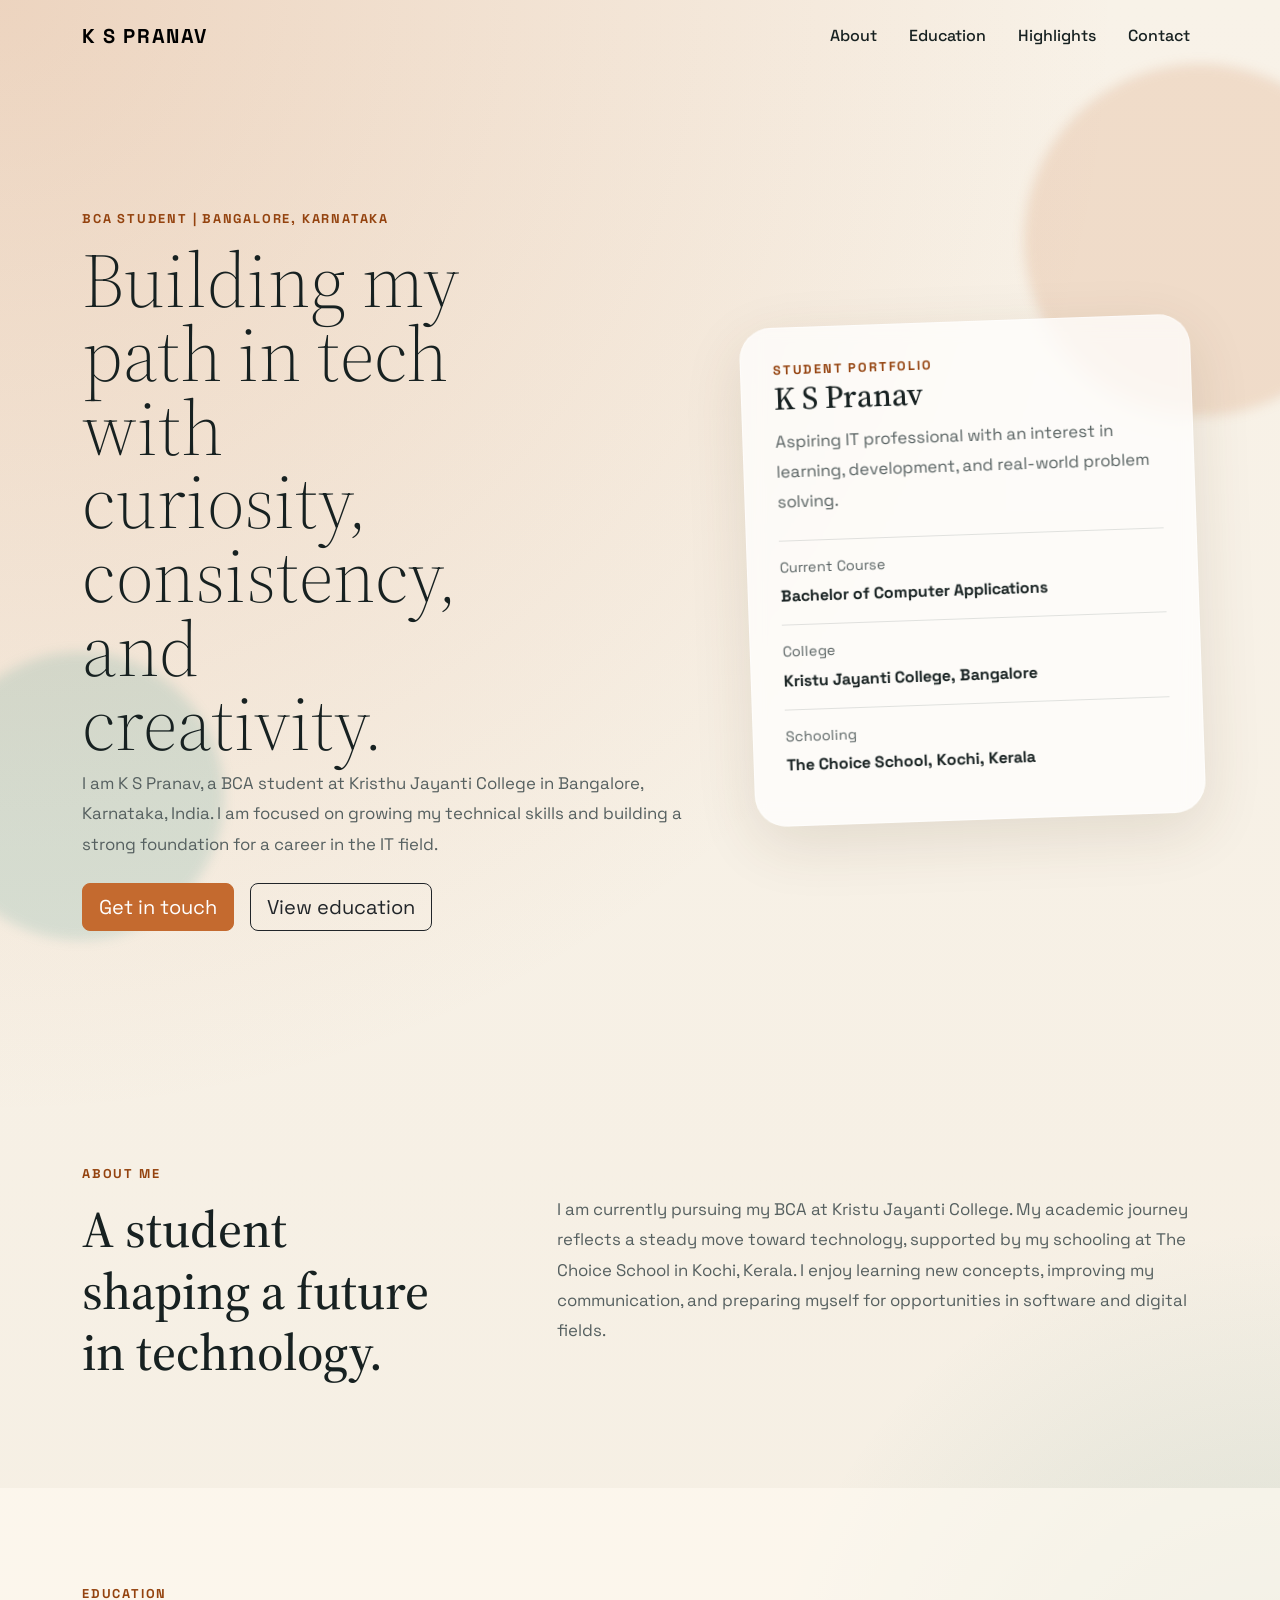
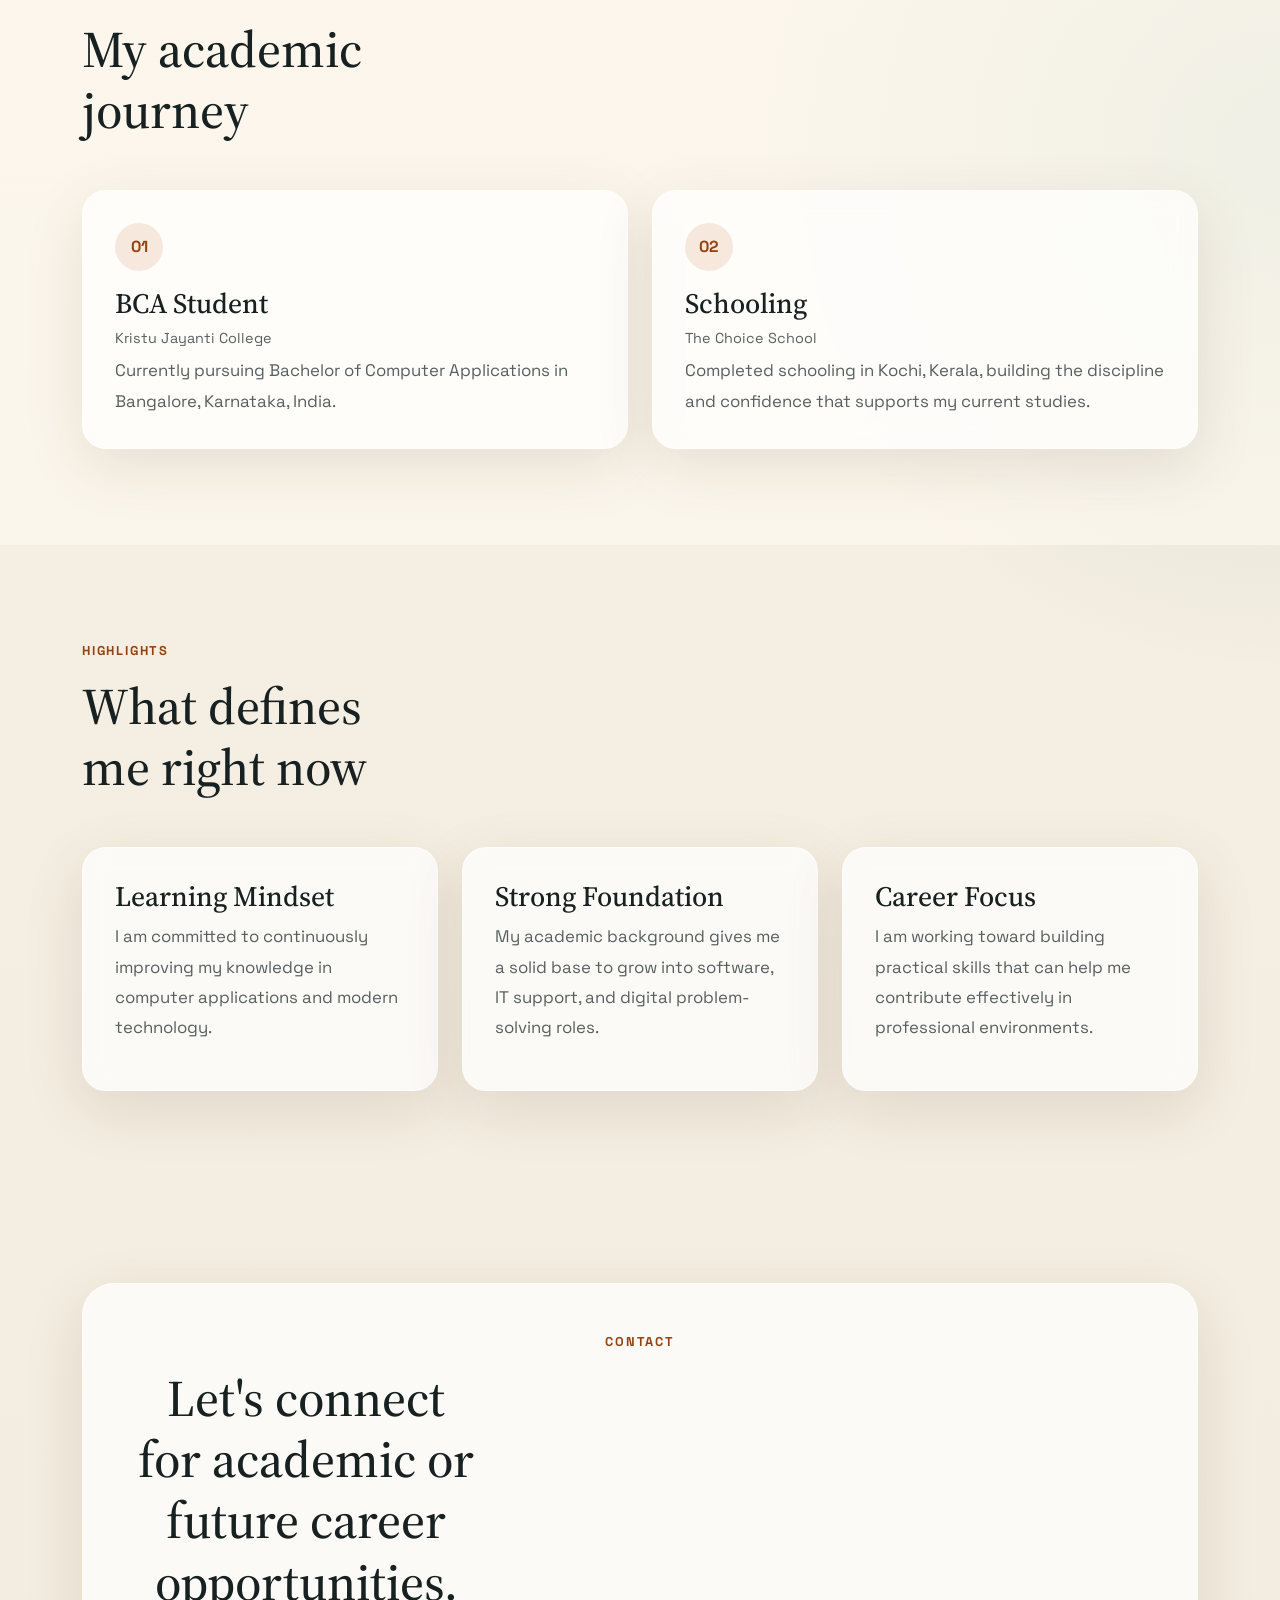
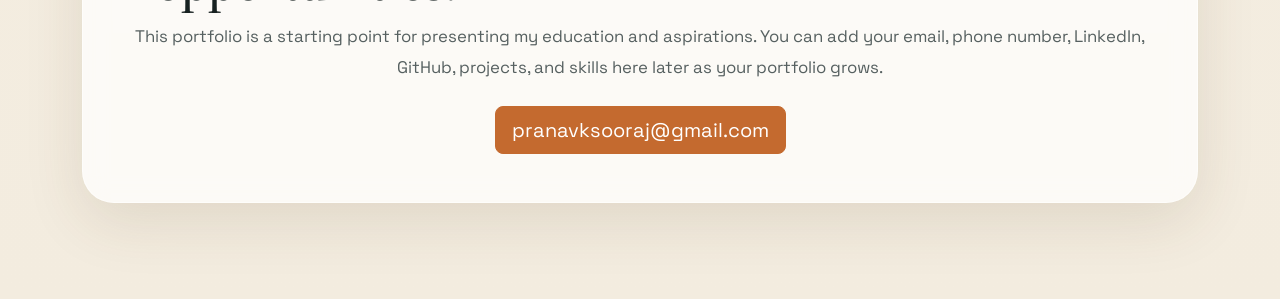
<file: index.html>
<!DOCTYPE html>
<html lang="en">

<head>
  <meta charset="UTF-8">
  <meta name="viewport" content="width=device-width, initial-scale=1.0">
  <title>K S Pranav | Portfolio</title>
  <link rel="preconnect" href="https://fonts.googleapis.com">
  <link rel="preconnect" href="https://fonts.gstatic.com" crossorigin>
  <link
    href="https://fonts.googleapis.com/css2?family=Space+Grotesk:wght@400;500;700&family=Source+Serif+4:wght@400;600&display=swap"
    rel="stylesheet">
  <link href="https://cdn.jsdelivr.net/npm/bootstrap@5.3.3/dist/css/bootstrap.min.css" rel="stylesheet"
    integrity="sha384-QWTKZyjpPEjISv5WaRU9OFeRpok6YctnYmDr5pNlyT2bRjXh0JMhjY6hW+ALEwIH" crossorigin="anonymous">
  <link rel="stylesheet" href="style.css">
</head>

<body>
  <header class="hero-section">
    <nav class="navbar navbar-expand-lg py-3">
      <div class="container">
        <a class="navbar-brand brand-mark" href="#home">K S Pranav</a>
        <button class="navbar-toggler border-0 shadow-none" type="button" data-bs-toggle="collapse"
          data-bs-target="#mainNav" aria-controls="mainNav" aria-expanded="false" aria-label="Toggle navigation">
          <span class="navbar-toggler-icon"></span>
        </button>
        <div class="collapse navbar-collapse justify-content-end" id="mainNav">
          <ul class="navbar-nav gap-lg-3">
            <li class="nav-item"><a class="nav-link" href="#about">About</a></li>
            <li class="nav-item"><a class="nav-link" href="#education">Education</a></li>
            <li class="nav-item"><a class="nav-link" href="#highlights">Highlights</a></li>
            <li class="nav-item"><a class="nav-link" href="contact.html">Contact</a></li>
          </ul>
        </div>
      </div>
    </nav>

    <section class="container py-5" id="home">
      <div class="row align-items-center min-vh-100 hero-grid">
        <div class="col-lg-7">
          <p class="eyebrow">BCA Student | Bangalore, Karnataka</p>
          <h1 class="display-2 hero-title">Building my path in tech with curiosity, consistency, and creativity.</h1>
          <p class="hero-copy">
            I am K S Pranav, a BCA student at Kristhu Jayanti College in Bangalore, Karnataka, India.
            I am focused on growing my technical skills and building a strong foundation for a career in the IT field.
          </p>
          <div class="d-flex flex-wrap gap-3 mt-4">
            <a class="btn btn-accent btn-lg" href="contact.html">Get in touch</a>
            <a class="btn btn-outline-dark btn-lg" href="#education">View education</a>
          </div>
        </div>
        <div class="col-lg-5">
          <div class="profile-card">
            <div class="profile-badge">Student Portfolio</div>
            <h2>K S Pranav</h2>
            <p class="mb-4">Aspiring IT professional with an interest in learning, development, and real-world problem
              solving.</p>
            <div class="stat-block">
              <span>Current Course</span>
              <strong>Bachelor of Computer Applications</strong>
            </div>
            <div class="stat-block">
              <span>College</span>
              <strong>Kristu Jayanti College, Bangalore</strong>
            </div>
            <div class="stat-block">
              <span>Schooling</span>
              <strong> The Choice School, Kochi, Kerala</strong>
            </div>
          </div>
        </div>
      </div>
    </section>
  </header>

  <main>
    <section class="section-space" id="about">
      <div class="container">
        <div class="row g-4 align-items-center">
          <div class="col-lg-5">
            <p class="section-tag">About Me</p>
            <h2 class="section-title">A student shaping a future in technology.</h2>
          </div>
          <div class="col-lg-7">
            <p class="section-copy">
              I am currently pursuing my BCA at Kristu Jayanti College. My academic journey reflects a steady move
              toward technology,
              supported by my schooling at The Choice School in Kochi, Kerala. I enjoy learning new concepts, improving
              my
              communication,
              and preparing myself for opportunities in software and digital fields.
            </p>
          </div>
        </div>
      </div>
    </section>

    <section class="section-space muted-section" id="education">
      <div class="container">
        <p class="section-tag">Education</p>
        <h2 class="section-title mb-5">My academic journey</h2>
        <div class="row g-4">
          <div class="col-md-6">
            <article class="info-card h-100">
              <span class="card-index">01</span>
              <h3>BCA Student</h3>
              <p class="card-place">Kristu Jayanti College</p>
              <p class="card-text">Currently pursuing Bachelor of Computer Applications in Bangalore, Karnataka, India.
              </p>
            </article>
          </div>
          <div class="col-md-6">
            <article class="info-card h-100">
              <span class="card-index">02</span>
              <h3>Schooling</h3>
              <p class="card-place">The Choice School</p>
              <p class="card-text">Completed schooling in Kochi, Kerala, building the discipline and confidence that
                supports my current studies.</p>
            </article>
          </div>
        </div>
      </div>
    </section>

    <section class="section-space" id="highlights">
      <div class="container">
        <p class="section-tag">Highlights</p>
        <h2 class="section-title mb-5">What defines me right now</h2>
        <div class="row g-4">
          <div class="col-md-4">
            <div class="highlight-card">
              <h3>Learning Mindset</h3>
              <p>I am committed to continuously improving my knowledge in computer applications and modern technology.
              </p>
            </div>
          </div>
          <div class="col-md-4">
            <div class="highlight-card">
              <h3>Strong Foundation</h3>
              <p>My academic background gives me a solid base to grow into software, IT support, and digital
                problem-solving roles.</p>
            </div>
          </div>
          <div class="col-md-4">
            <div class="highlight-card">
              <h3>Career Focus</h3>
              <p>I am working toward building practical skills that can help me contribute effectively in professional
                environments.</p>
            </div>
          </div>
        </div>
      </div>
    </section>

    <section class="section-space contact-section" id="contact">
      <div class="container">
        <div class="contact-panel">
          <p class="section-tag">Contact</p>
          <h2 class="section-title">Let's connect for academic or future career opportunities.</h2>
          <p class="section-copy mb-4">
            This portfolio is a starting point for presenting my education and aspirations. You can add your email,
            phone number, LinkedIn,
            GitHub, projects, and skills here later as your portfolio grows.
          </p>
          <a class="btn btn-accent btn-lg" href="mailto:pranavksooraj@gmail.com">pranavksooraj@gmail.com</a>
        </div>
      </div>
    </section>
  </main>

  <script src="https://cdn.jsdelivr.net/npm/bootstrap@5.3.3/dist/js/bootstrap.bundle.min.js"
    integrity="sha384-YvpcrYf0tY3lHB60NNkmXc5s9fDVZLESaAA55NDzOxhy9GkcIdslK1eN7N6jIeHz"
    crossorigin="anonymous"></script>
</body>

</html>
</file>
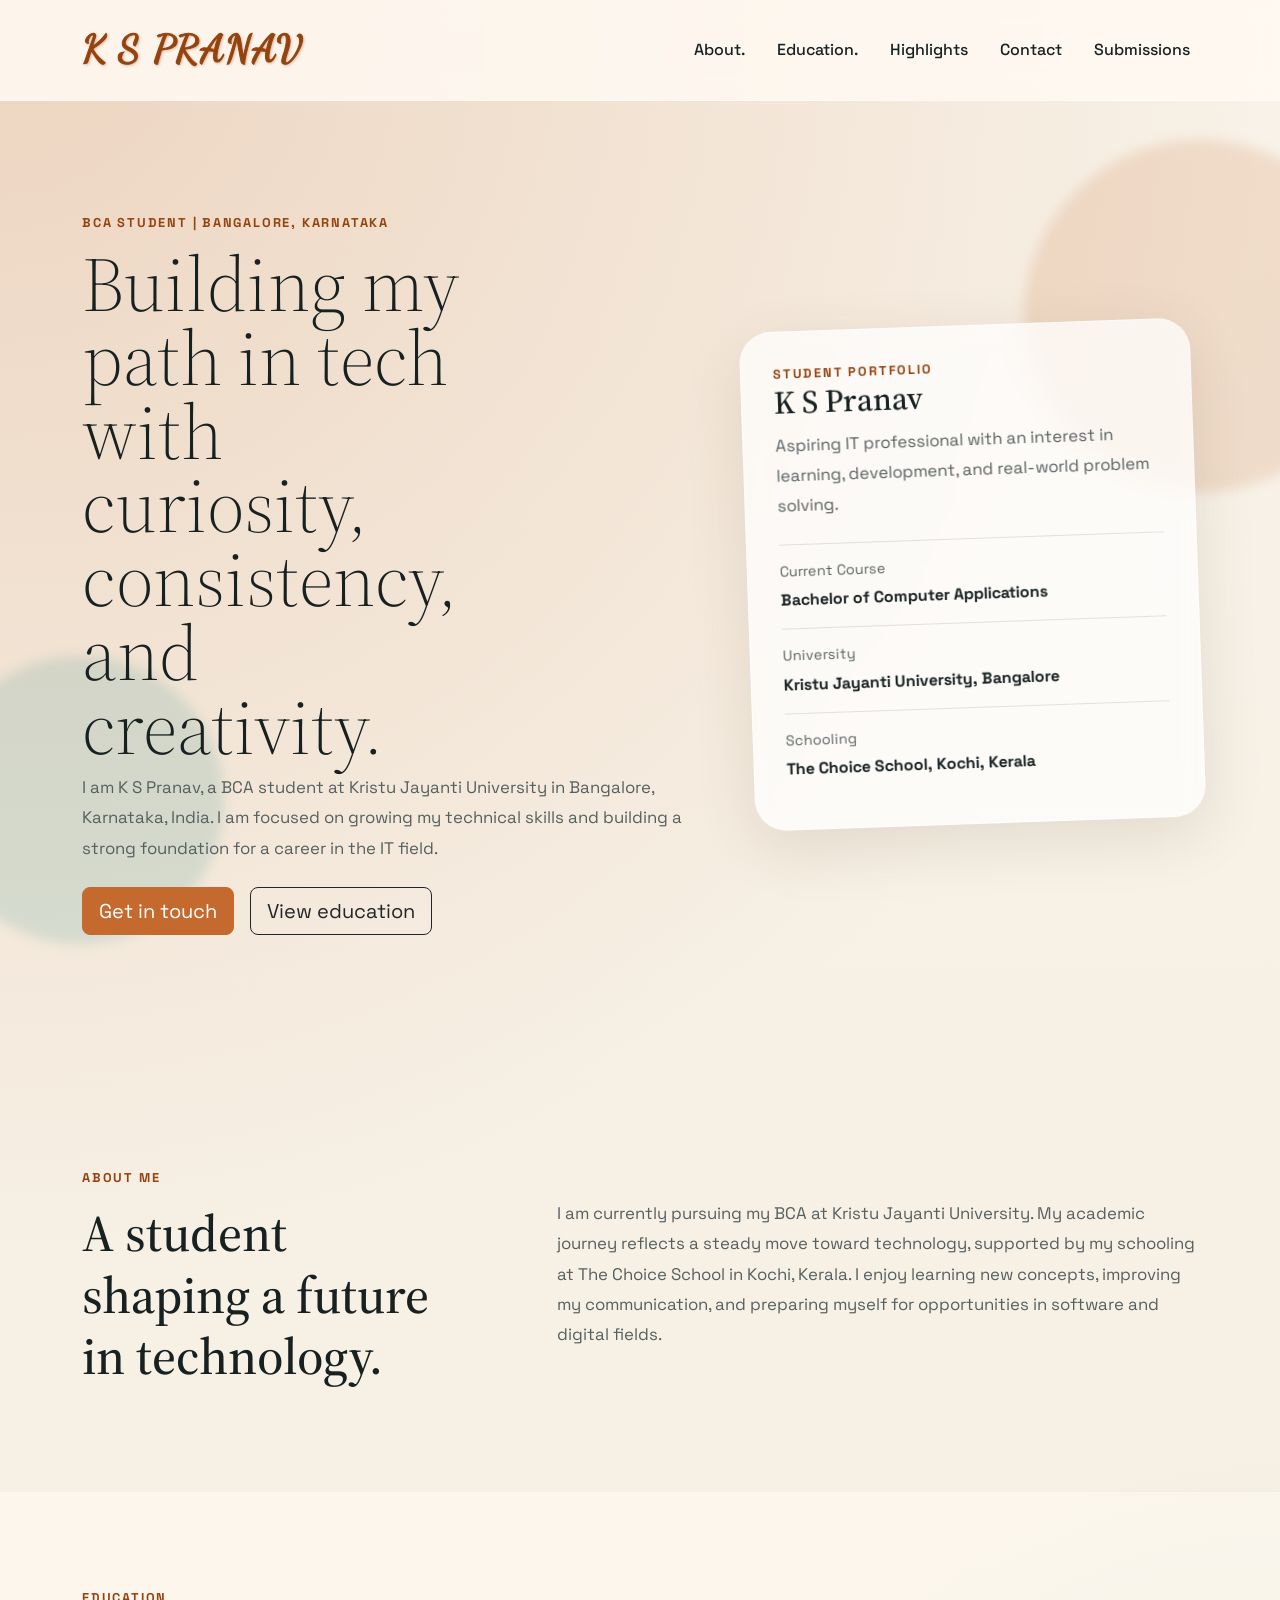
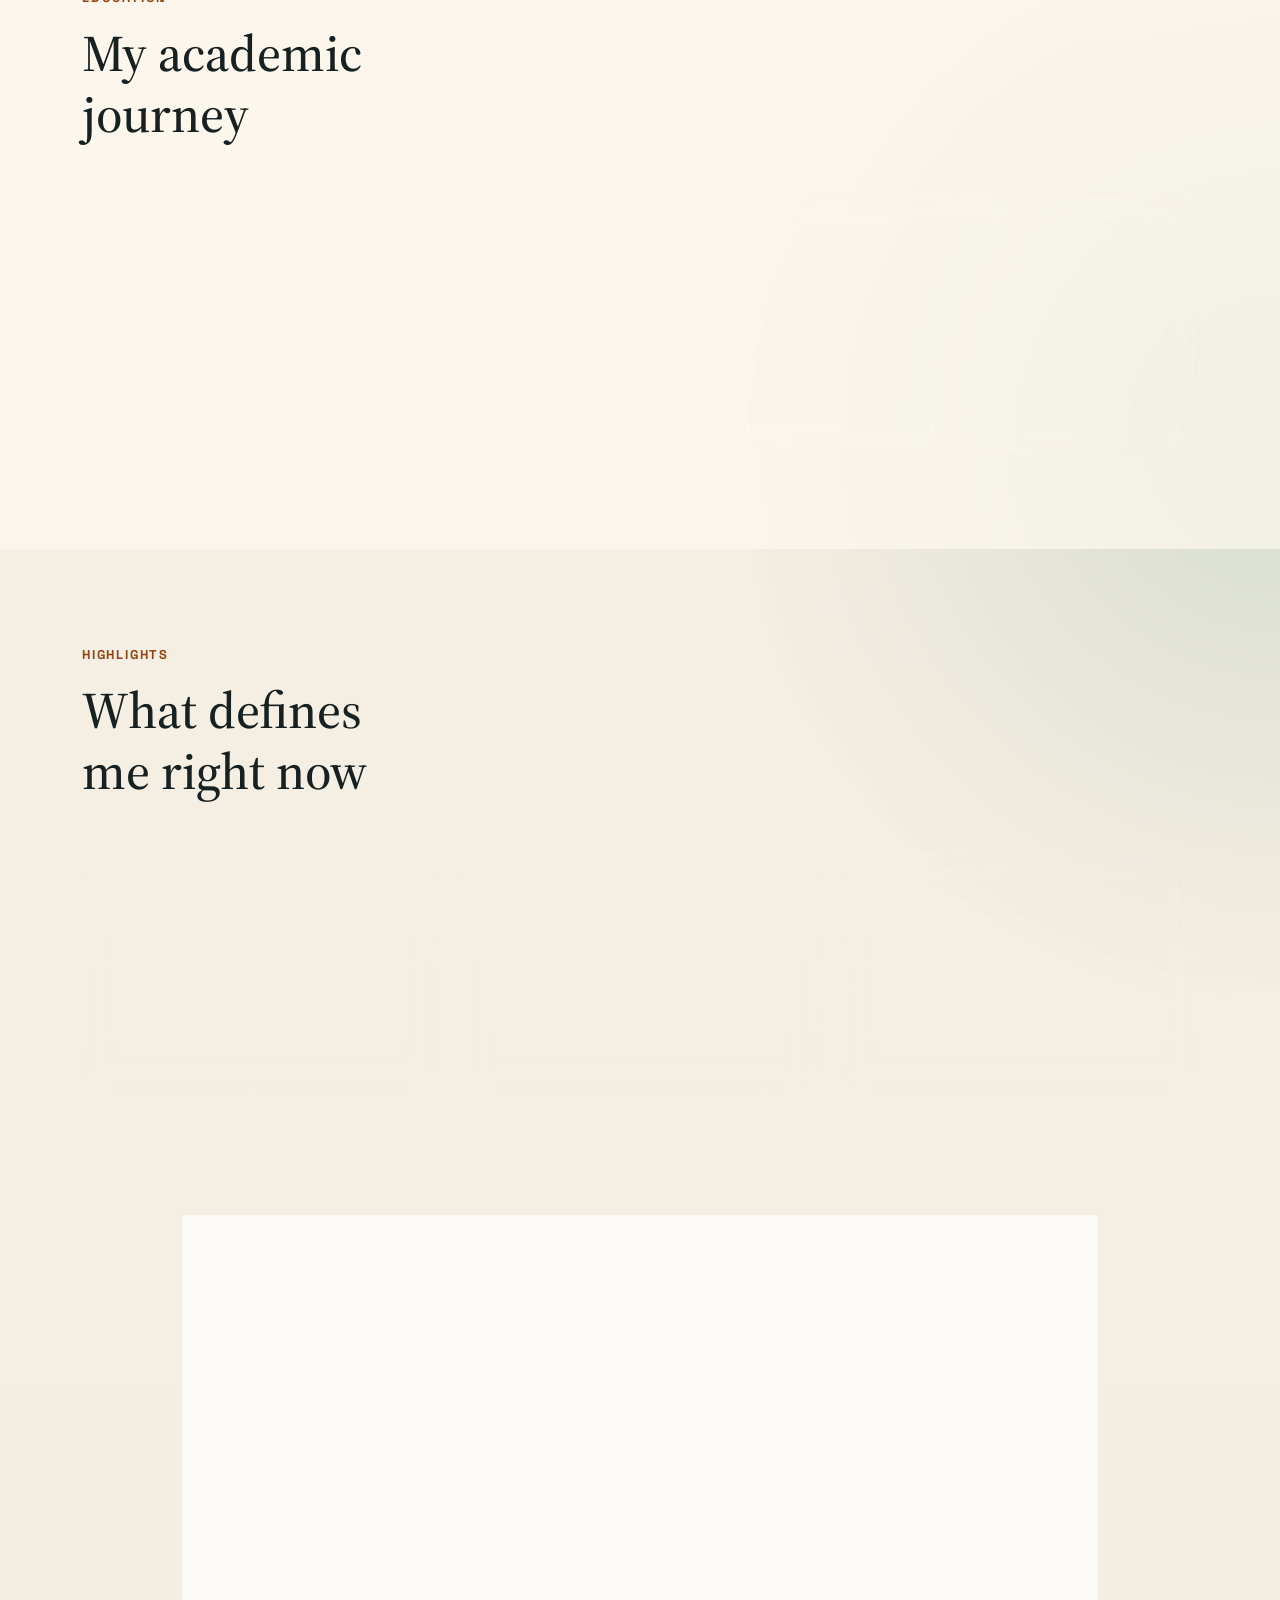
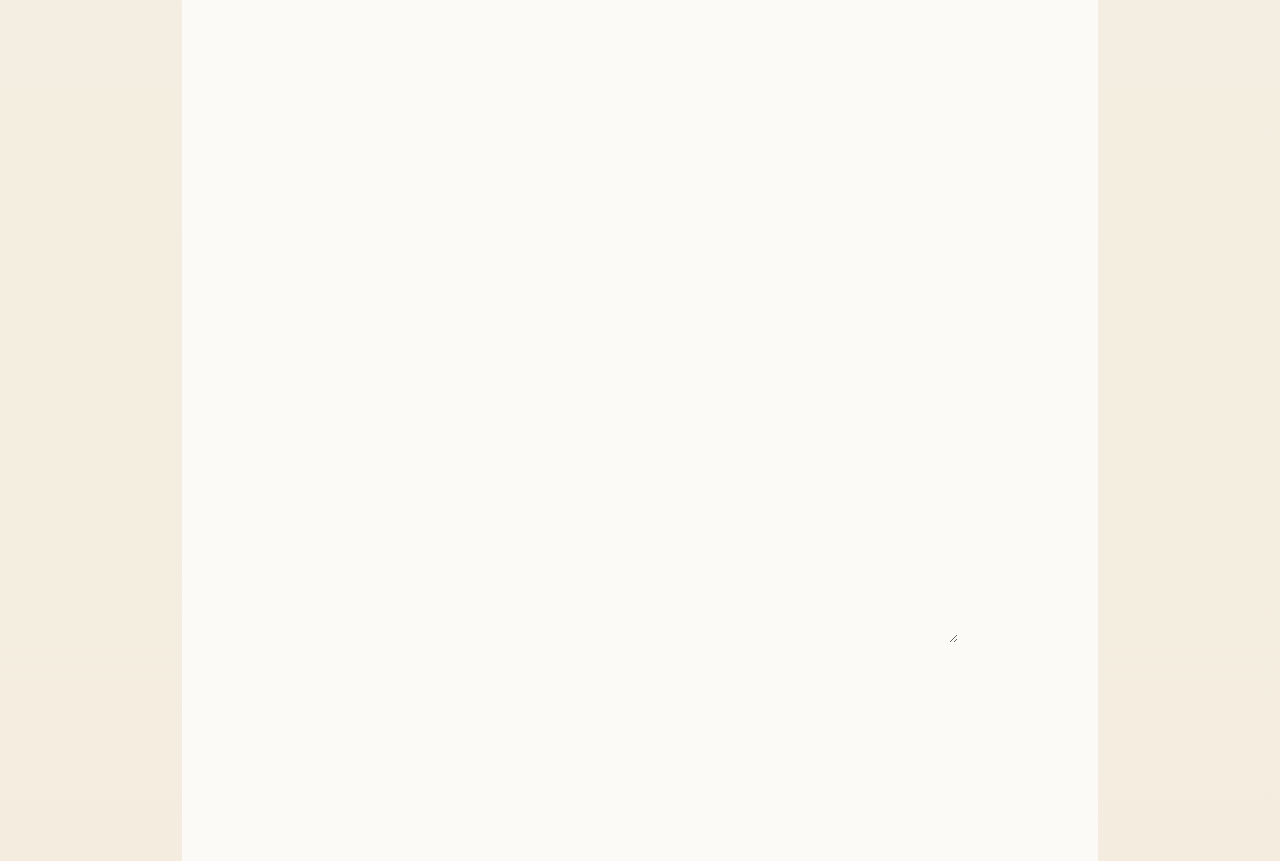
<file: frontend/index.html>
<!DOCTYPE html>
<html lang="en">

<head>
  <meta charset="UTF-8">
  <meta name="viewport" content="width=device-width, initial-scale=1.0">
  <title>K S Pranav | Portfolio</title>
  <link rel="preconnect" href="https://fonts.googleapis.com">
  <link rel="preconnect" href="https://fonts.gstatic.com" crossorigin>
  <link
    href="https://fonts.googleapis.com/css2?family=Space+Grotesk:wght@400;500;700&family=Source+Serif+4:wght@400;600&family=Dancing+Script:wght@600;700&display=swap"
    rel="stylesheet">
  <link href="https://cdn.jsdelivr.net/npm/bootstrap@5.3.3/dist/css/bootstrap.min.css" rel="stylesheet"
    integrity="sha384-QWTKZyjpPEjISv5WaRU9OFeRpok6YctnYmDr5pNlyT2bRjXh0JMhjY6hW+ALEwIH" crossorigin="anonymous">
  <link rel="stylesheet" href="style.css">
  <style>
    .form-control {
      background-color: var(--surface-strong);
      border: 1px solid var(--line);
      padding: 0.75rem 1rem;
      color: var(--text);
    }
    .form-control:focus {
      border-color: var(--accent);
      box-shadow: 0 0 0 0.25rem rgba(196, 106, 47, 0.25);
    }
    .form-label {
      color: var(--muted);
      font-size: 0.9rem;
    }
  </style>
</head>

<body>
  <nav class="navbar navbar-expand-lg py-3 fixed-top nav-glass">
    <div class="container">
        <a class="navbar-brand brand-mark" href="#home">K S Pranav</a>
        <button class="navbar-toggler border-0 shadow-none" type="button" data-bs-toggle="collapse"
          data-bs-target="#mainNav" aria-controls="mainNav" aria-expanded="false" aria-label="Toggle navigation">
          <span class="navbar-toggler-icon"></span>
        </button>
        <div class="collapse navbar-collapse justify-content-end" id="mainNav">
          <ul class="navbar-nav gap-lg-3">
            <li class="nav-item"><a class="nav-link" href="#about">About.</a></li>
            <li class="nav-item"><a class="nav-link" href="#education">Education.</a></li>
            <li class="nav-item"><a class="nav-link" href="#highlights">Highlights</a></li>
            <li class="nav-item"><a class="nav-link" href="#contact">Contact</a></li>
            <li class="nav-item"><a class="nav-link" href="list_contacts.html">Submissions</a></li>
          </ul>
        </div>
    </div>
  </nav>

  <header class="hero-section">
    <section class="container py-5" id="home">
      <div class="row align-items-center min-vh-100 hero-grid">
        <div class="col-lg-7">
          <p class="eyebrow">BCA Student | Bangalore, Karnataka</p>
          <h1 class="display-2 hero-title">Building my path in tech with curiosity, consistency, and creativity.</h1>
          <p class="hero-copy">
            I am K S Pranav, a BCA student at Kristu Jayanti University in Bangalore, Karnataka, India.
            I am focused on growing my technical skills and building a strong foundation for a career in the IT field.
          </p>
          <div class="d-flex flex-wrap gap-3 mt-4">
            <a class="btn btn-accent btn-lg" href="#contact">Get in touch</a>
            <a class="btn btn-outline-dark btn-lg" href="#education">View education</a>
          </div>
        </div>
        <div class="col-lg-5">
          <div class="profile-card">
            <div class="profile-badge">Student Portfolio</div>
            <h2>K S Pranav</h2>
            <p class="mb-4">Aspiring IT professional with an interest in learning, development, and real-world problem
              solving.</p>
            <div class="stat-block">
              <span>Current Course</span>
              <strong>Bachelor of Computer Applications</strong>
            </div>
            <div class="stat-block">
              <span>University</span>
              <strong>Kristu Jayanti University, Bangalore</strong>
            </div>
            <div class="stat-block">
              <span>Schooling</span>
              <strong> The Choice School, Kochi, Kerala</strong>
            </div>
          </div>
        </div>
      </div>
    </section>
  </header>

  <main>
    <section class="section-space" id="about">
      <div class="container">
        <div class="row g-4 align-items-center">
          <div class="col-lg-5">
            <p class="section-tag">About Me</p>
            <h2 class="section-title">A student shaping a future in technology.</h2>
          </div>
          <div class="col-lg-7">
            <p class="section-copy">
              I am currently pursuing my BCA at Kristu Jayanti University. My academic journey reflects a steady move
              toward technology,
              supported by my schooling at The Choice School in Kochi, Kerala. I enjoy learning new concepts, improving
              my
              communication,
              and preparing myself for opportunities in software and digital fields.
            </p>
          </div>
        </div>
      </div>
    </section>

    <section class="section-space muted-section" id="education">
      <div class="container">
        <p class="section-tag">Education</p>
        <h2 class="section-title mb-5">My academic journey</h2>
        <div class="row g-4">
          <div class="col-md-6">
            <article class="info-card h-100">
              <span class="card-index">01</span>
              <h3>BCA Student</h3>
              <p class="card-place">Kristu Jayanti University</p>
              <p class="card-text">Currently pursuing Bachelor of Computer Applications in Bangalore, Karnataka, India.
              </p>
            </article>
          </div>
          <div class="col-md-6">
            <article class="info-card h-100">
              <span class="card-index">02</span>
              <h3>Schooling</h3>
              <p class="card-place">The Choice School</p>
              <p class="card-text">Completed schooling in Kochi, Kerala, building the discipline and confidence that
                supports my current studies.</p>
            </article>
          </div>
        </div>
      </div>
    </section>

    <section class="section-space" id="highlights">
      <div class="container">
        <p class="section-tag">Highlights</p>
        <h2 class="section-title mb-5">What defines me right now</h2>
        <div class="row g-4">
          <div class="col-md-4">
            <div class="highlight-card">
              <h3>Learning Mindset</h3>
              <p>I am committed to continuously improving my knowledge in computer applications and modern technology.
              </p>
            </div>
          </div>
          <div class="col-md-4">
            <div class="highlight-card">
              <h3>Strong Foundation</h3>
              <p>My academic background gives me a solid base to grow into software, IT support, and digital
                problem-solving roles.</p>
            </div>
          </div>
          <div class="col-md-4">
            <div class="highlight-card">
              <h3>Career Focus</h3>
              <p>I am working toward building practical skills that can help me contribute effectively in professional
                environments.</p>
            </div>
          </div>
        </div>
      </div>
    </section>

    <section class="section-space contact-section" id="contact">
      <div class="container">
        <div class="row justify-content-center">
          <div class="col-lg-8">
            <div class="contact-panel text-start">
              <p class="section-tag">Contact</p>
              <h2 class="section-title mb-4">Let's connect for academic or future career opportunities.</h2>
              <p class="section-copy mb-5">
                This portfolio is a starting point for presenting my education and aspirations. Feel free to drop a message using the form below!
              </p>
              
              <form id="contactForm">
                <div class="row g-4">
                  <div class="col-md-6">
                    <label for="firstName" class="form-label fw-bold">First Name</label>
                    <input type="text" class="form-control rounded-3" id="firstName" placeholder="John" required>
                  </div>
                  <div class="col-md-6">
                    <label for="lastName" class="form-label fw-bold">Last Name</label>
                    <input type="text" class="form-control rounded-3" id="lastName" placeholder="Doe" required>
                  </div>
                  <div class="col-md-12">
                    <label for="email" class="form-label fw-bold">Email Address</label>
                    <input type="email" class="form-control rounded-3" id="email" placeholder="name@example.com" required>
                  </div>
                  <div class="col-md-12">
                    <label for="subject" class="form-label fw-bold">Subject</label>
                    <input type="text" class="form-control rounded-3" id="subject" placeholder="How can I help you?" required>
                  </div>
                  <div class="col-md-12">
                    <label for="message" class="form-label fw-bold">Message</label>
                    <textarea class="form-control rounded-3" id="message" rows="5" placeholder="Your message here..." required></textarea>
                  </div>
                  <div class="col-12 mt-4 text-center">
                    <button type="submit" class="btn btn-accent btn-lg px-5">Send Message</button>
                    <p id="formStatus" class="mt-3 text-success d-none">Message sent successfully!</p>
                  </div>
                </div>
              </form>
            </div>
          </div>
        </div>
      </div>
    </section>
  </main>

  <script src="https://cdn.jsdelivr.net/npm/bootstrap@5.3.3/dist/js/bootstrap.bundle.min.js"
    integrity="sha384-YvpcrYf0tY3lHB60NNkmXc5s9fDVZLESaAA55NDzOxhy9GkcIdslK1eN7N6jIeHz"
    crossorigin="anonymous"></script>

  <script>
    document.getElementById("contactForm").addEventListener("submit", async function(e) {
      e.preventDefault();
      
      const formData = {
        first_name: document.getElementById("firstName").value,
        last_name: document.getElementById("lastName").value,
        email: document.getElementById("email").value,
        subject: document.getElementById("subject").value,
        message: document.getElementById("message").value
      };

      try {
        const response = await fetch("https://backportfolio-cccjb3ekcvd9e2a5.centralindia-01.azurewebsites.net/contacts/", {
          method: "POST",
          headers: {
            "Content-Type": "application/json"
          },
          body: JSON.stringify(formData)
        });

        if (response.ok) {
          document.getElementById("formStatus").classList.remove("d-none");
          document.getElementById("contactForm").reset();
          
          setTimeout(() => {
            document.getElementById("formStatus").classList.add("d-none");
          }, 4000);
        } else {
          alert("Something went wrong. Please try again.");
        }
      } catch (error) {
        console.error("Error submitting form", error);
        alert("Unable to connect to the backend server.");
      }
    });
  </script>
</body>

</html>
</file>
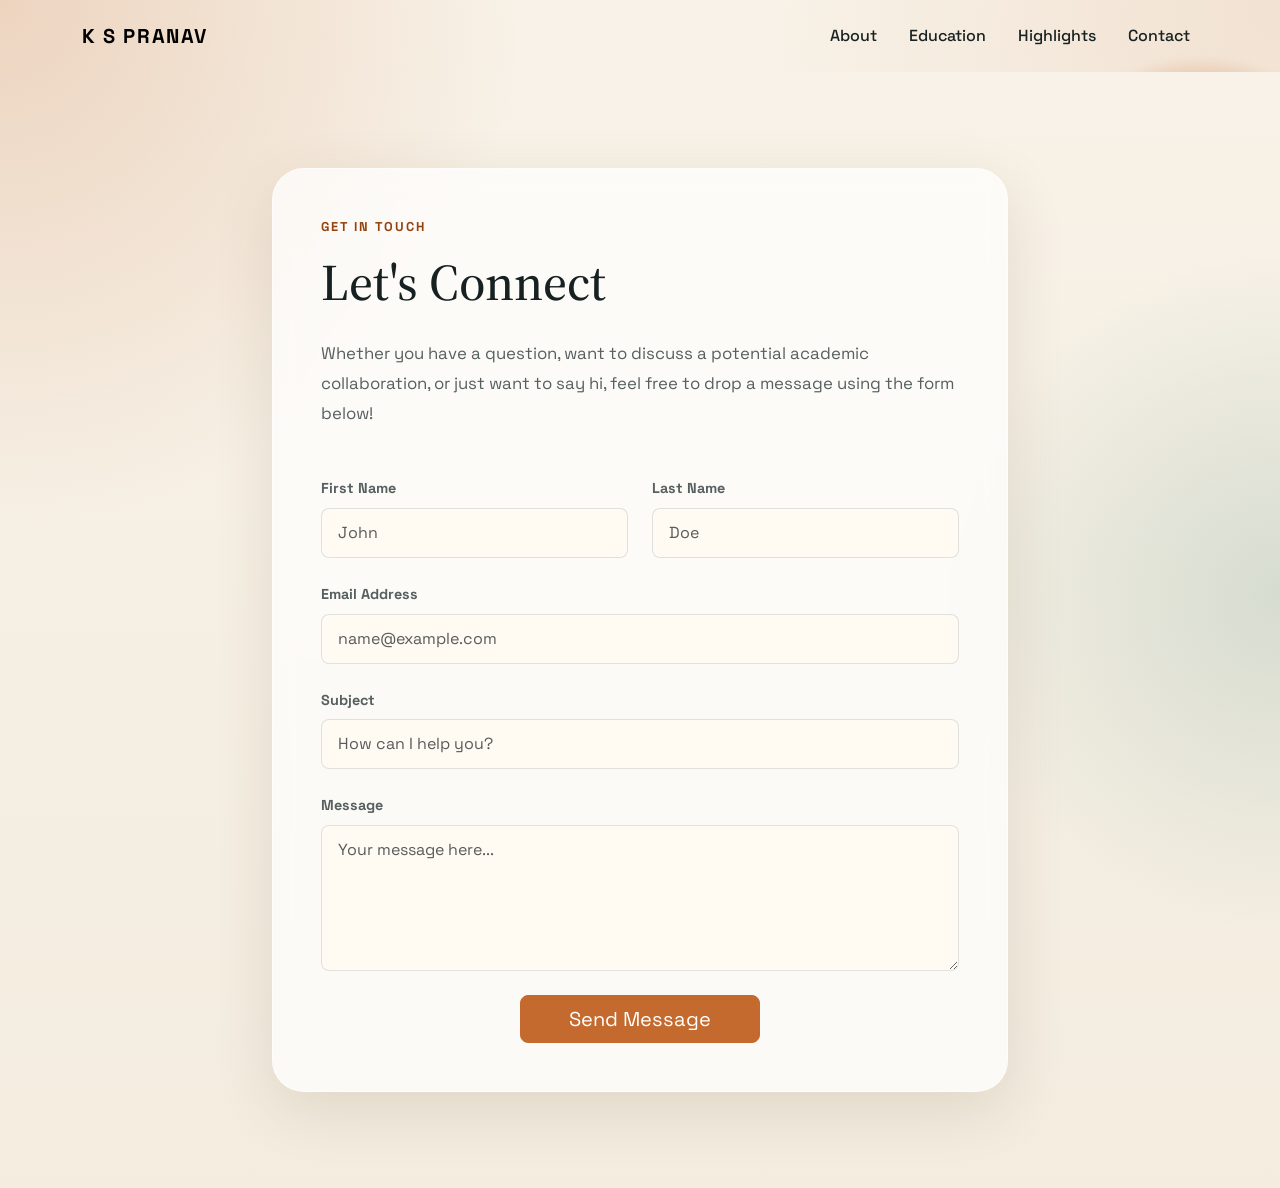
<file: contact.html>
<!DOCTYPE html>
<html lang="en">

<head>
  <meta charset="UTF-8">
  <meta name="viewport" content="width=device-width, initial-scale=1.0">
  <title>Contact Us | K S Pranav</title>
  <link rel="preconnect" href="https://fonts.googleapis.com">
  <link rel="preconnect" href="https://fonts.gstatic.com" crossorigin>
  <link
    href="https://fonts.googleapis.com/css2?family=Space+Grotesk:wght@400;500;700&family=Source+Serif+4:wght@400;600&display=swap"
    rel="stylesheet">
  <link href="https://cdn.jsdelivr.net/npm/bootstrap@5.3.3/dist/css/bootstrap.min.css" rel="stylesheet"
    integrity="sha384-QWTKZyjpPEjISv5WaRU9OFeRpok6YctnYmDr5pNlyT2bRjXh0JMhjY6hW+ALEwIH" crossorigin="anonymous">
  <link rel="stylesheet" href="style.css">
  <style>
    .form-control {
      background-color: var(--surface-strong);
      border: 1px solid var(--line);
      padding: 0.75rem 1rem;
      color: var(--text);
    }
    .form-control:focus {
      border-color: var(--accent);
      box-shadow: 0 0 0 0.25rem rgba(196, 106, 47, 0.25);
    }
    .form-label {
      color: var(--muted);
      font-size: 0.9rem;
    }
    .hero-section-contact {
      position: relative;
      overflow: hidden;
      background: radial-gradient(circle at top right, rgba(196, 106, 47, 0.12), transparent 40%);
    }
  </style>
</head>

<body>
  <header class="hero-section hero-section-contact">
    <nav class="navbar navbar-expand-lg py-3">
      <div class="container">
        <a class="navbar-brand brand-mark" href="index.html">K S Pranav</a>
        <button class="navbar-toggler border-0 shadow-none" type="button" data-bs-toggle="collapse"
          data-bs-target="#mainNav" aria-controls="mainNav" aria-expanded="false" aria-label="Toggle navigation">
          <span class="navbar-toggler-icon"></span>
        </button>
        <div class="collapse navbar-collapse justify-content-end" id="mainNav">
          <ul class="navbar-nav gap-lg-3">
            <li class="nav-item"><a class="nav-link" href="index.html#about">About</a></li>
            <li class="nav-item"><a class="nav-link" href="index.html#education">Education</a></li>
            <li class="nav-item"><a class="nav-link" href="index.html#highlights">Highlights</a></li>
            <li class="nav-item"><a class="nav-link" href="contact.html">Contact</a></li>
          </ul>
        </div>
      </div>
    </nav>
  </header>

  <main>
    <section class="section-space" id="contact-page">
      <div class="container">
        <div class="row justify-content-center">
          <div class="col-lg-8">
            <div class="contact-panel text-start">
              <p class="section-tag">Get In Touch</p>
              <h1 class="section-title mb-4" style="max-width: 100%;">Let's Connect</h1>
              <p class="section-copy mb-5">
                Whether you have a question, want to discuss a potential academic collaboration, or just want to say hi, feel free to drop a message using the form below!
              </p>
              
              <form action="#" method="POST">
                <div class="row g-4">
                  <div class="col-md-6">
                    <label for="firstName" class="form-label fw-bold">First Name</label>
                    <input type="text" class="form-control rounded-3" id="firstName" placeholder="John" required>
                  </div>
                  <div class="col-md-6">
                    <label for="lastName" class="form-label fw-bold">Last Name</label>
                    <input type="text" class="form-control rounded-3" id="lastName" placeholder="Doe" required>
                  </div>
                  <div class="col-md-12">
                    <label for="email" class="form-label fw-bold">Email Address</label>
                    <input type="email" class="form-control rounded-3" id="email" placeholder="name@example.com" required>
                  </div>
                  <div class="col-md-12">
                    <label for="subject" class="form-label fw-bold">Subject</label>
                    <input type="text" class="form-control rounded-3" id="subject" placeholder="How can I help you?" required>
                  </div>
                  <div class="col-md-12">
                    <label for="message" class="form-label fw-bold">Message</label>
                    <textarea class="form-control rounded-3" id="message" rows="5" placeholder="Your message here..." required></textarea>
                  </div>
                  <div class="col-12 mt-4 text-center">
                    <button type="submit" class="btn btn-accent btn-lg px-5">Send Message</button>
                  </div>
                </div>
              </form>
            </div>
          </div>
        </div>
      </div>
    </section>
  </main>

  <script src="https://cdn.jsdelivr.net/npm/bootstrap@5.3.3/dist/js/bootstrap.bundle.min.js"
    integrity="sha384-YvpcrYf0tY3lHB60NNkmXc5s9fDVZLESaAA55NDzOxhy9GkcIdslK1eN7N6jIeHz"
    crossorigin="anonymous"></script>
</body>

</html>
</file>
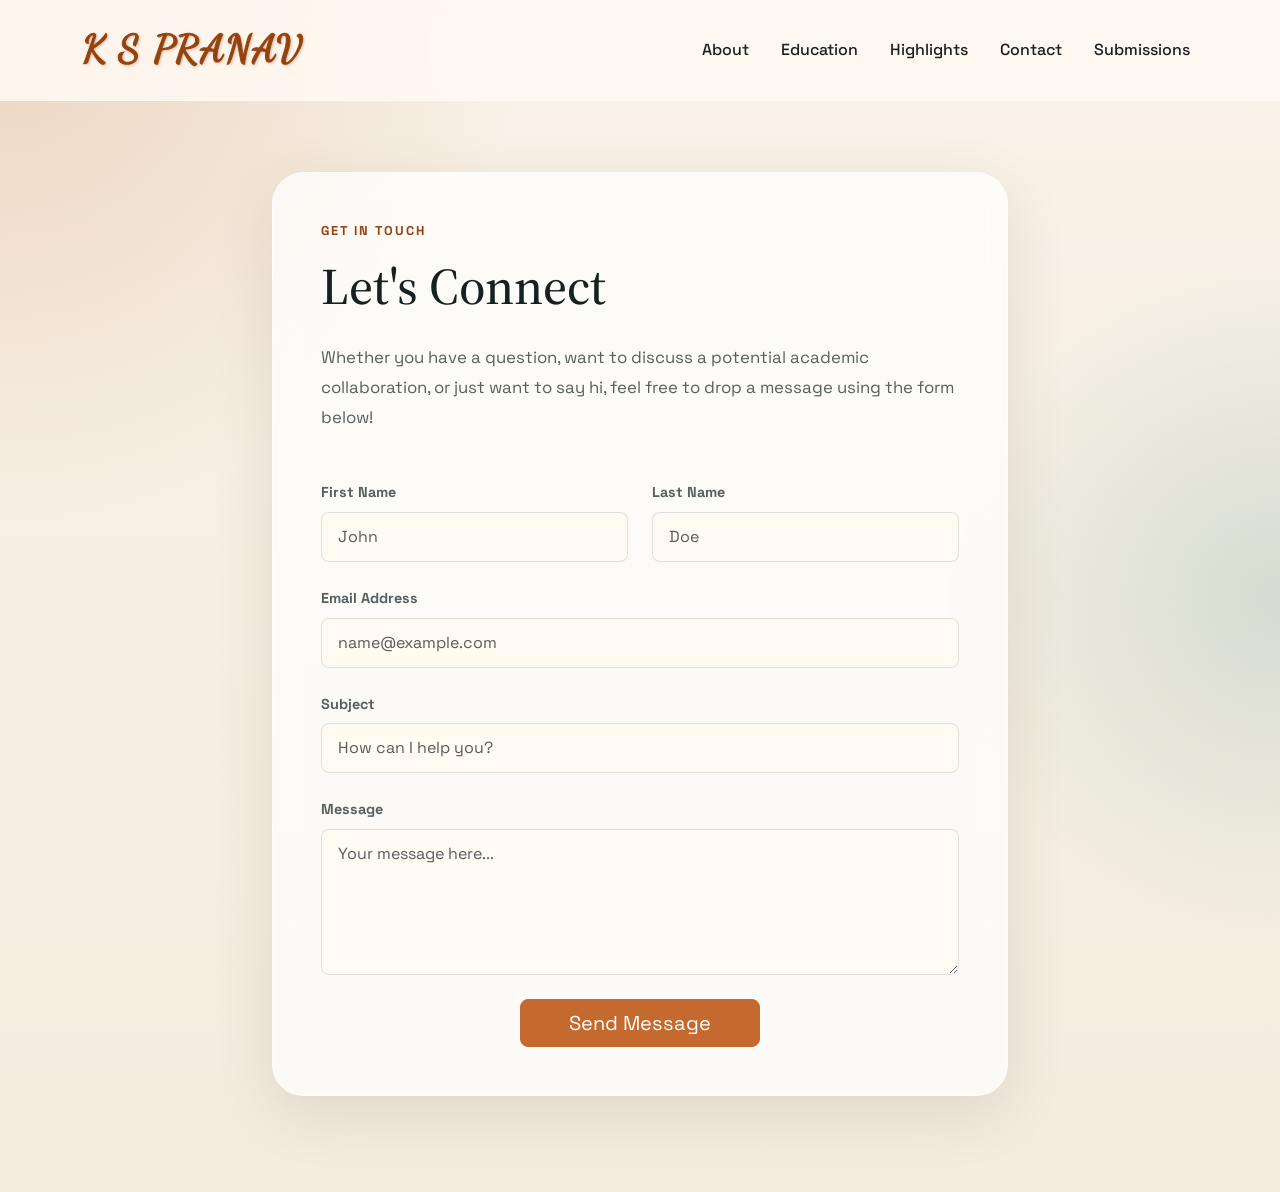
<file: frontend/contact.html>
<!DOCTYPE html>
<html lang="en">

<head>
  <meta charset="UTF-8">
  <meta name="viewport" content="width=device-width, initial-scale=1.0">
  <title>Contact Us | K S Pranav</title>
  <link rel="preconnect" href="https://fonts.googleapis.com">
  <link rel="preconnect" href="https://fonts.gstatic.com" crossorigin>
  <link
    href="https://fonts.googleapis.com/css2?family=Space+Grotesk:wght@400;500;700&family=Source+Serif+4:wght@400;600&family=Dancing+Script:wght@600;700&display=swap"
    rel="stylesheet">
  <link href="https://cdn.jsdelivr.net/npm/bootstrap@5.3.3/dist/css/bootstrap.min.css" rel="stylesheet"
    integrity="sha384-QWTKZyjpPEjISv5WaRU9OFeRpok6YctnYmDr5pNlyT2bRjXh0JMhjY6hW+ALEwIH" crossorigin="anonymous">
  <link rel="stylesheet" href="style.css">
  <style>
    .form-control {
      background-color: var(--surface-strong);
      border: 1px solid var(--line);
      padding: 0.75rem 1rem;
      color: var(--text);
    }
    .form-control:focus {
      border-color: var(--accent);
      box-shadow: 0 0 0 0.25rem rgba(196, 106, 47, 0.25);
    }
    .form-label {
      color: var(--muted);
      font-size: 0.9rem;
    }
    .hero-section-contact {
      position: relative;
      overflow: hidden;
      background: radial-gradient(circle at top right, rgba(196, 106, 47, 0.12), transparent 40%);
    }
  </style>
</head>

<body>
  <nav class="navbar navbar-expand-lg py-3 fixed-top nav-glass">
    <div class="container">
        <a class="navbar-brand brand-mark" href="index.html">K S Pranav</a>
        <button class="navbar-toggler border-0 shadow-none" type="button" data-bs-toggle="collapse"
          data-bs-target="#mainNav" aria-controls="mainNav" aria-expanded="false" aria-label="Toggle navigation">
          <span class="navbar-toggler-icon"></span>
        </button>
        <div class="collapse navbar-collapse justify-content-end" id="mainNav">
          <ul class="navbar-nav gap-lg-3">
            <li class="nav-item"><a class="nav-link" href="index.html#about">About</a></li>
            <li class="nav-item"><a class="nav-link" href="index.html#education">Education</a></li>
            <li class="nav-item"><a class="nav-link" href="index.html#highlights">Highlights</a></li>
            <li class="nav-item"><a class="nav-link" href="contact.html">Contact</a></li>
            <li class="nav-item"><a class="nav-link" href="list_contacts.html">Submissions</a></li>
          </ul>
        </div>
    </div>
  </nav>

  <header class="hero-section hero-section-contact">
  </header>

  <main>
    <section class="section-space" id="contact-page">
      <div class="container">
        <div class="row justify-content-center">
          <div class="col-lg-8">
            <div class="contact-panel text-start">
              <p class="section-tag">Get In Touch</p>
              <h1 class="section-title mb-4" style="max-width: 100%;">Let's Connect</h1>
              <p class="section-copy mb-5">
                Whether you have a question, want to discuss a potential academic collaboration, or just want to say hi, feel free to drop a message using the form below!
              </p>
              
              <form id="contactForm">
                <div class="row g-4">
                  <div class="col-md-6">
                    <label for="firstName" class="form-label fw-bold">First Name</label>
                    <input type="text" class="form-control rounded-3" id="firstName" placeholder="John" required>
                  </div>
                  <div class="col-md-6">
                    <label for="lastName" class="form-label fw-bold">Last Name</label>
                    <input type="text" class="form-control rounded-3" id="lastName" placeholder="Doe" required>
                  </div>
                  <div class="col-md-12">
                    <label for="email" class="form-label fw-bold">Email Address</label>
                    <input type="email" class="form-control rounded-3" id="email" placeholder="name@example.com" required>
                  </div>
                  <div class="col-md-12">
                    <label for="subject" class="form-label fw-bold">Subject</label>
                    <input type="text" class="form-control rounded-3" id="subject" placeholder="How can I help you?" required>
                  </div>
                  <div class="col-md-12">
                    <label for="message" class="form-label fw-bold">Message</label>
                    <textarea class="form-control rounded-3" id="message" rows="5" placeholder="Your message here..." required></textarea>
                  </div>
                  <div class="col-12 mt-4 text-center">
                    <button type="submit" class="btn btn-accent btn-lg px-5">Send Message</button>
                    <p id="formStatus" class="mt-3 text-success d-none">Message sent successfully!</p>
                  </div>
                </div>
              </form>
            </div>
          </div>
        </div>
      </div>
    </section>
  </main>

  <script src="https://cdn.jsdelivr.net/npm/bootstrap@5.3.3/dist/js/bootstrap.bundle.min.js"
    integrity="sha384-YvpcrYf0tY3lHB60NNkmXc5s9fDVZLESaAA55NDzOxhy9GkcIdslK1eN7N6jIeHz"
    crossorigin="anonymous"></script>

  <script>
    document.getElementById("contactForm").addEventListener("submit", async function(e) {
      e.preventDefault();
      
      const formData = {
        first_name: document.getElementById("firstName").value,
        last_name: document.getElementById("lastName").value,
        email: document.getElementById("email").value,
        subject: document.getElementById("subject").value,
        message: document.getElementById("message").value
      };

      try {
        const response = await fetch("https://backportfolio-cccjb3ekcvd9e2a5.centralindia-01.azurewebsites.net/contacts/", {
          method: "POST",
          headers: {
            "Content-Type": "application/json"
          },
          body: JSON.stringify(formData)
        });

        if (response.ok) {
          document.getElementById("formStatus").classList.remove("d-none");
          document.getElementById("contactForm").reset();
          
          setTimeout(() => {
            document.getElementById("formStatus").classList.add("d-none");
          }, 4000);
        } else {
          alert("Something went wrong. Please try again.");
        }
      } catch (error) {
        console.error("Error submitting form", error);
        alert("Unable to connect to the backend server.");
      }
    });
  </script>
</body>

</html>
</file>
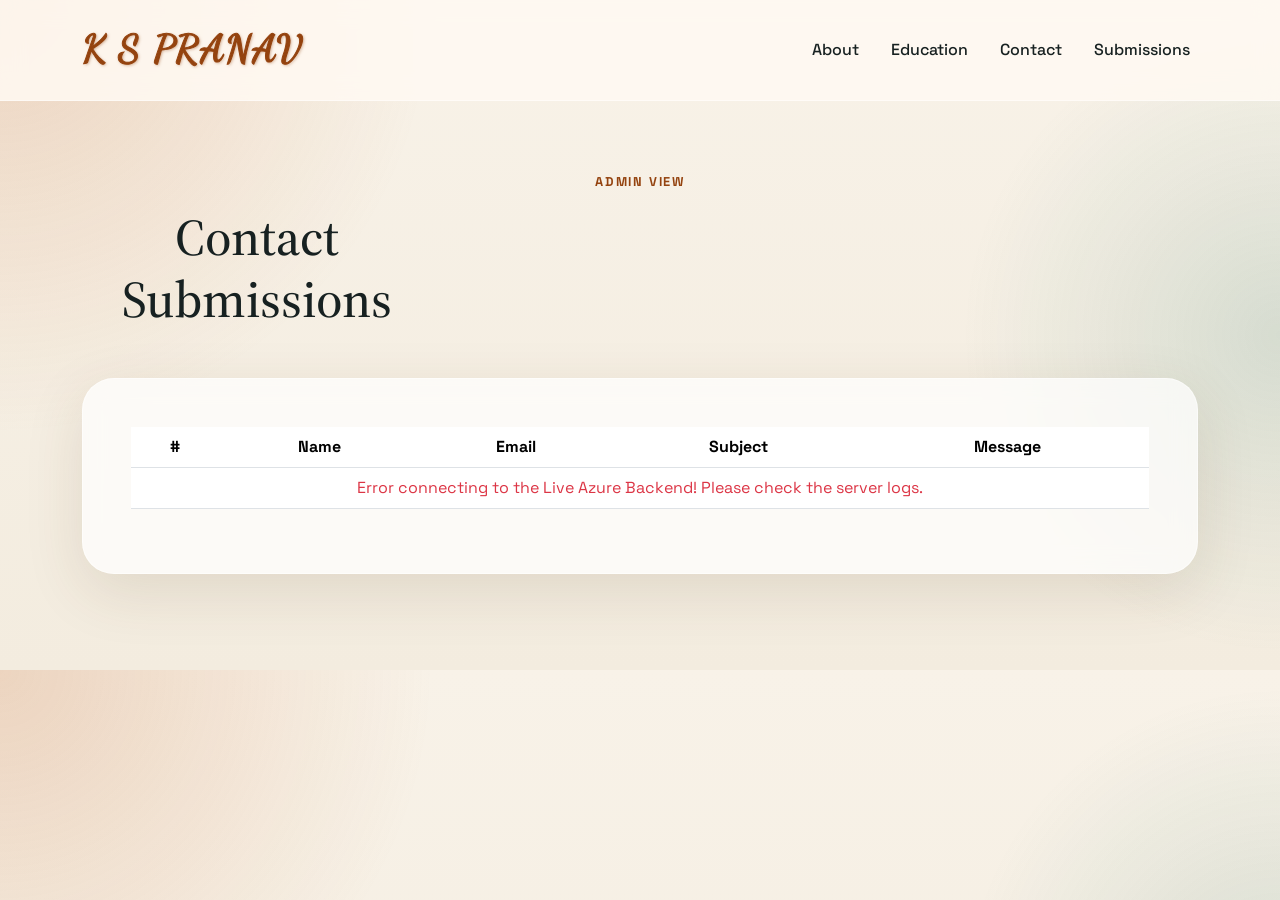
<file: frontend/list_contacts.html>
<!DOCTYPE html>
<html lang="en">

<head>
  <meta charset="UTF-8">
  <meta name="viewport" content="width=device-width, initial-scale=1.0">
  <title>Contact Submissions | K S Pranav</title>
  <link rel="preconnect" href="https://fonts.googleapis.com">
  <link rel="preconnect" href="https://fonts.gstatic.com" crossorigin>
  <link
    href="https://fonts.googleapis.com/css2?family=Space+Grotesk:wght@400;500;700&family=Source+Serif+4:wght@400;600&family=Dancing+Script:wght@600;700&display=swap"
    rel="stylesheet">
  <link href="https://cdn.jsdelivr.net/npm/bootstrap@5.3.3/dist/css/bootstrap.min.css" rel="stylesheet"
    integrity="sha384-QWTKZyjpPEjISv5WaRU9OFeRpok6YctnYmDr5pNlyT2bRjXh0JMhjY6hW+ALEwIH" crossorigin="anonymous">
  <link rel="stylesheet" href="style.css">
  <style>
    .hero-section-contact {
      position: relative;
      overflow: hidden;
      background: radial-gradient(circle at top right, rgba(196, 106, 47, 0.12), transparent 40%);
    }
  </style>
</head>

<body>
  <nav class="navbar navbar-expand-lg py-3 fixed-top nav-glass">
    <div class="container">
        <a class="navbar-brand brand-mark" href="index.html">K S Pranav</a>
        <button class="navbar-toggler border-0 shadow-none" type="button" data-bs-toggle="collapse"
          data-bs-target="#mainNav" aria-controls="mainNav" aria-expanded="false" aria-label="Toggle navigation">
          <span class="navbar-toggler-icon"></span>
        </button>
        <div class="collapse navbar-collapse justify-content-end" id="mainNav">
          <ul class="navbar-nav gap-lg-3">
            <li class="nav-item"><a class="nav-link" href="index.html#about">About</a></li>
            <li class="nav-item"><a class="nav-link" href="index.html#education">Education</a></li>
            <li class="nav-item"><a class="nav-link" href="contact.html">Contact</a></li>
            <li class="nav-item"><a class="nav-link" href="list_contacts.html">Submissions</a></li>
          </ul>
        </div>
    </div>
  </nav>

  <header class="hero-section hero-section-contact">
  </header>

  <main>
    <section class="section-space">
      <div class="container">
        <div class="text-center mb-5">
          <p class="section-tag">Admin View</p>
          <h1 class="section-title">Contact Submissions</h1>
        </div>
        
        <div class="contact-panel p-4 p-md-5">
          <div class="table-responsive">
            <table class="table align-middle">
              <thead>
                <tr>
                  <th>#</th>
                  <th>Name</th>
                  <th>Email</th>
                  <th>Subject</th>
                  <th>Message</th>
                </tr>
              </thead>
              <tbody id="contactsTableBody">
                <!-- Rows populated by Javascript -->
                <tr>
                    <td colspan="5" class="text-center text-muted">Loading submissions...</td>
                </tr>
              </tbody>
            </table>
          </div>
        </div>
      </div>
    </section>
  </main>

  <script src="https://cdn.jsdelivr.net/npm/bootstrap@5.3.3/dist/js/bootstrap.bundle.min.js"
    integrity="sha384-YvpcrYf0tY3lHB60NNkmXc5s9fDVZLESaAA55NDzOxhy9GkcIdslK1eN7N6jIeHz"
    crossorigin="anonymous"></script>

  <script>
    async function fetchContacts() {
      try {
        const response = await fetch("https://backportfolio-cccjb3ekcvd9e2a5.centralindia-01.azurewebsites.net/contacts/");
        
        if (!response.ok) {
            throw new Error("Failed to fetch");
        }
        
        const data = await response.json();
        const tbody = document.getElementById('contactsTableBody');
        
        if (data.length === 0) {
            tbody.innerHTML = '<tr><td colspan="5" class="text-center text-muted">No submissions found.</td></tr>';
            return;
        }

        tbody.innerHTML = '';
        
        data.forEach(contact => {
          const tr = document.createElement('tr');
          tr.innerHTML = `
            <td><strong>${contact.id}</strong></td>
            <td>${contact.first_name} ${contact.last_name}</td>
            <td><a href="mailto:${contact.email}" class="text-decoration-none" style="color: var(--accent);">${contact.email}</a></td>
            <td>${contact.subject}</td>
            <td style="max-width: 300px; white-space: nowrap; overflow: hidden; text-overflow: ellipsis;" title="${contact.message}">
                ${contact.message}
            </td>
          `;
          tbody.appendChild(tr);
        });
      } catch(e) {
        console.error(e);
        const tbody = document.getElementById('contactsTableBody');
        tbody.innerHTML = '<tr><td colspan="5" class="text-center text-danger">Error connecting to the Live Azure Backend! Please check the server logs.</td></tr>';
      }
    }

    // Call on load
    fetchContacts();
  </script>
</body>

</html>
</file>
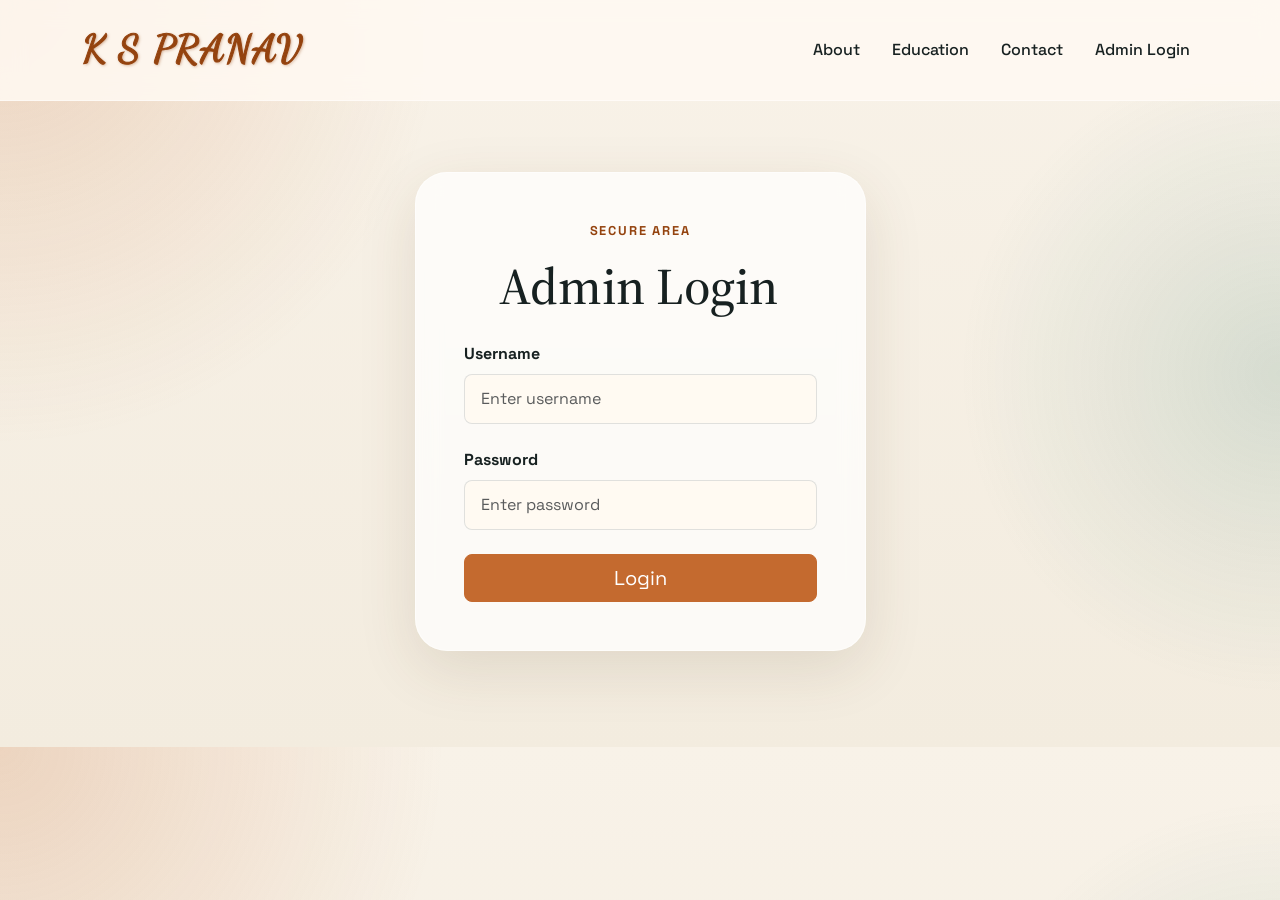
<file: frontend/login.html>
<!DOCTYPE html>
<html lang="en">

<head>
  <meta charset="UTF-8">
  <meta name="viewport" content="width=device-width, initial-scale=1.0">
  <title>Admin Login | K S Pranav</title>
  <link rel="preconnect" href="https://fonts.googleapis.com">
  <link rel="preconnect" href="https://fonts.gstatic.com" crossorigin>
  <link
    href="https://fonts.googleapis.com/css2?family=Space+Grotesk:wght@400;500;700&family=Source+Serif+4:wght@400;600&family=Dancing+Script:wght@600;700&display=swap"
    rel="stylesheet">
  <link href="https://cdn.jsdelivr.net/npm/bootstrap@5.3.3/dist/css/bootstrap.min.css" rel="stylesheet"
    integrity="sha384-QWTKZyjpPEjISv5WaRU9OFeRpok6YctnYmDr5pNlyT2bRjXh0JMhjY6hW+ALEwIH" crossorigin="anonymous">
  <link rel="stylesheet" href="style.css">
  <style>
    .form-control {
      background-color: var(--surface-strong);
      border: 1px solid var(--line);
      padding: 0.75rem 1rem;
      color: var(--text);
    }
    .form-control:focus {
      border-color: var(--accent);
      box-shadow: 0 0 0 0.25rem rgba(196, 106, 47, 0.25);
    }
    .hero-section-contact {
      position: relative;
      overflow: hidden;
      background: radial-gradient(circle at top right, rgba(196, 106, 47, 0.12), transparent 40%);
    }
  </style>
</head>

<body>
  <nav class="navbar navbar-expand-lg py-3 fixed-top nav-glass">
    <div class="container">
        <a class="navbar-brand brand-mark" href="index.html">K S Pranav</a>
        <button class="navbar-toggler border-0 shadow-none" type="button" data-bs-toggle="collapse"
          data-bs-target="#mainNav" aria-controls="mainNav" aria-expanded="false" aria-label="Toggle navigation">
          <span class="navbar-toggler-icon"></span>
        </button>
        <div class="collapse navbar-collapse justify-content-end" id="mainNav">
          <ul class="navbar-nav gap-lg-3">
            <li class="nav-item"><a class="nav-link" href="index.html#about">About</a></li>
            <li class="nav-item"><a class="nav-link" href="index.html#education">Education</a></li>
            <li class="nav-item"><a class="nav-link" href="index.html#contact">Contact</a></li>
            <li class="nav-item"><a class="nav-link" href="login.html">Admin Login</a></li>
          </ul>
        </div>
    </div>
  </nav>

  <header class="hero-section hero-section-contact">
  </header>

  <main>
    <section class="section-space">
      <div class="container">
        <div class="row justify-content-center">
          <div class="col-md-6 col-lg-5">
            <div class="contact-panel text-start p-4 p-md-5">
              <p class="section-tag text-center">Secure Area</p>
              <h2 class="section-title mb-4 text-center">Admin Login</h2>
              
              <form id="loginForm">
                <div class="mb-4">
                  <label for="username" class="form-label fw-bold">Username</label>
                  <input type="text" class="form-control rounded-3" id="username" placeholder="Enter username" required>
                </div>
                <div class="mb-4">
                  <label for="password" class="form-label fw-bold">Password</label>
                  <input type="password" class="form-control rounded-3" id="password" placeholder="Enter password" required>
                </div>
                <div class="d-grid mt-4">
                  <button type="submit" class="btn btn-accent btn-lg">Login</button>
                </div>
                <p id="errorMessage" class="text-danger mt-3 text-center d-none">Invalid username or password.</p>
              </form>
            </div>
          </div>
        </div>
      </div>
    </section>
  </main>

  <script src="https://cdn.jsdelivr.net/npm/bootstrap@5.3.3/dist/js/bootstrap.bundle.min.js"
    integrity="sha384-YvpcrYf0tY3lHB60NNkmXc5s9fDVZLESaAA55NDzOxhy9GkcIdslK1eN7N6jIeHz"
    crossorigin="anonymous"></script>

  <script>
    document.getElementById("loginForm").addEventListener("submit", function(e) {
      e.preventDefault();
      
      const user = document.getElementById("username").value;
      const pass = document.getElementById("password").value;
      
      // Hardcoded credentials as requested
      if (user === "admin" && pass === "admin123") {
        sessionStorage.setItem("isAdminLoggedIn", "true");
        window.location.href = "list_contacts.html";
      } else {
        document.getElementById("errorMessage").classList.remove("d-none");
      }
    });
  </script>
</body>

</html>
</file>
<file: style.css>
:root {
  --bg: #f5efe4;
  --surface: rgba(255, 255, 255, 0.72);
  --surface-strong: #fffaf2;
  --text: #172121;
  --muted: #566060;
  --accent: #c46a2f;
  --accent-dark: #94430f;
  --line: rgba(23, 33, 33, 0.12);
  --shadow: 0 18px 60px rgba(82, 54, 25, 0.12);
}

* {
  box-sizing: border-box;
}

body {
  margin: 0;
  font-family: "Space Grotesk", sans-serif;
  color: var(--text);
  background:
    radial-gradient(circle at top left, rgba(196, 106, 47, 0.22), transparent 30%),
    radial-gradient(circle at right center, rgba(51, 122, 108, 0.16), transparent 24%),
    linear-gradient(180deg, #f8f2e8 0%, #f3ecdf 100%);
}

.hero-section {
  position: relative;
  overflow: hidden;
}

.hero-section::before,
.hero-section::after {
  content: "";
  position: absolute;
  border-radius: 50%;
  filter: blur(6px);
  z-index: 0;
}

.hero-section::before {
  width: 22rem;
  height: 22rem;
  top: 4rem;
  right: -6rem;
  background: rgba(196, 106, 47, 0.16);
}

.hero-section::after {
  width: 18rem;
  height: 18rem;
  bottom: 8rem;
  left: -4rem;
  background: rgba(31, 132, 127, 0.14);
}

.navbar,
.hero-grid,
.section-space {
  position: relative;
  z-index: 1;
}

.brand-mark {
  font-weight: 700;
  letter-spacing: 0.08em;
  text-transform: uppercase;
}

.nav-link {
  color: var(--text);
  font-weight: 500;
}

.nav-link:hover,
.nav-link:focus {
  color: var(--accent-dark);
}

.eyebrow,
.section-tag,
.profile-badge {
  letter-spacing: 0.14em;
  text-transform: uppercase;
  font-size: 0.8rem;
  font-weight: 700;
  color: var(--accent-dark);
}

.hero-title,
.section-title,
.profile-card h2,
.info-card h3,
.highlight-card h3 {
  font-family: "Source Serif 4", serif;
}

.hero-title {
  font-size: clamp(2.75rem, 6vw, 5.6rem);
  line-height: 0.96;
  max-width: 12ch;
}

.hero-copy,
.section-copy,
.card-text,
.highlight-card p,
.profile-card p {
  color: var(--muted);
  font-size: 1.05rem;
  line-height: 1.8;
}

.btn-accent {
  background: var(--accent);
  color: #fff;
  border: 1px solid var(--accent);
}

.btn-accent:hover,
.btn-accent:focus {
  background: var(--accent-dark);
  border-color: var(--accent-dark);
  color: #fff;
}

.profile-card,
.info-card,
.highlight-card,
.contact-panel {
  background: var(--surface);
  border: 1px solid rgba(255, 255, 255, 0.5);
  box-shadow: var(--shadow);
  backdrop-filter: blur(12px);
}

.profile-card {
  padding: 2rem;
  border-radius: 2rem;
  transform: rotate(-2deg);
}

.stat-block {
  padding: 1rem 0;
  border-top: 1px solid var(--line);
}

.stat-block span,
.card-place {
  display: block;
  color: var(--muted);
  font-size: 0.9rem;
  margin-bottom: 0.35rem;
}

.section-space {
  padding: 6rem 0;
}

.muted-section {
  background: rgba(255, 250, 242, 0.65);
}

.section-title {
  font-size: clamp(2rem, 4vw, 3.5rem);
  max-width: 14ch;
}

.info-card,
.highlight-card {
  height: 100%;
  border-radius: 1.5rem;
  padding: 2rem;
}

.card-index {
  display: inline-flex;
  width: 3rem;
  height: 3rem;
  align-items: center;
  justify-content: center;
  border-radius: 50%;
  background: rgba(196, 106, 47, 0.14);
  color: var(--accent-dark);
  font-weight: 700;
  margin-bottom: 1rem;
}

.contact-panel {
  border-radius: 2rem;
  padding: 3rem;
  text-align: center;
}

@media (max-width: 991.98px) {
  .hero-grid {
    row-gap: 2rem;
    padding-top: 3rem;
    padding-bottom: 3rem;
  }

  .profile-card {
    transform: none;
  }
}

@media (max-width: 575.98px) {
  .section-space {
    padding: 4rem 0;
  }

  .profile-card,
  .info-card,
  .highlight-card,
  .contact-panel {
    padding: 1.5rem;
    border-radius: 1.25rem;
  }
}
</file>
<file: frontend/style.css>
:root {
  --bg: #f5efe4;
  --surface: rgba(255, 255, 255, 0.72);
  --surface-strong: #fffaf2;
  --text: #172121;
  --muted: #566060;
  --accent: #c46a2f;
  --accent-dark: #94430f;
  --line: rgba(23, 33, 33, 0.12);
  --shadow: 0 18px 60px rgba(82, 54, 25, 0.12);
}

* {
  box-sizing: border-box;
}

body {
  margin: 0;
  padding-top: 76px;
  font-family: "Space Grotesk", sans-serif;
  color: var(--text);
  background:
    radial-gradient(circle at top left, rgba(196, 106, 47, 0.22), transparent 30%),
    radial-gradient(circle at right center, rgba(51, 122, 108, 0.16), transparent 24%),
    linear-gradient(180deg, #f8f2e8 0%, #f3ecdf 100%);
}

.hero-section {
  position: relative;
  overflow: hidden;
}

.hero-section::before,
.hero-section::after {
  content: "";
  position: absolute;
  border-radius: 50%;
  filter: blur(6px);
  z-index: 0;
}

.hero-section::before {
  width: 22rem;
  height: 22rem;
  top: 4rem;
  right: -6rem;
  background: rgba(196, 106, 47, 0.16);
}

.hero-section::after {
  width: 18rem;
  height: 18rem;
  bottom: 8rem;
  left: -4rem;
  background: rgba(31, 132, 127, 0.14);
}

.hero-grid,
.section-space {
  position: relative;
  z-index: 1;
}

.nav-glass {
  background: rgba(255, 250, 242, 0.85); /* Slightly frosty color derived from background */
  backdrop-filter: blur(12px);
  border-bottom: 1px solid rgba(255, 255, 255, 0.5);
  z-index: 1030; /* High z-index to stay above content */
}

.brand-mark {
  font-family: "Dancing Script", cursive;
  font-weight: 700;
  font-size: 2.4rem;
  letter-spacing: 0.03em;
  color: var(--accent-dark);
  text-shadow: 1px 1px 3px rgba(148, 67, 15, 0.5);
  text-transform: uppercase;
  -webkit-text-stroke: 1px var(--accent-dark);
}

.nav-link {
  color: var(--text);
  font-weight: 500;
}

.nav-link:hover,
.nav-link:focus {
  color: var(--accent-dark);
}

.eyebrow,
.section-tag,
.profile-badge {
  letter-spacing: 0.14em;
  text-transform: uppercase;
  font-size: 0.8rem;
  font-weight: 700;
  color: var(--accent-dark);
}

.hero-title,
.section-title,
.profile-card h2,
.info-card h3,
.highlight-card h3 {
  font-family: "Source Serif 4", serif;
}

.hero-title {
  font-size: clamp(2.75rem, 6vw, 5.6rem);
  line-height: 0.96;
  max-width: 12ch;
}

.hero-copy,
.section-copy,
.card-text,
.highlight-card p,
.profile-card p {
  color: var(--muted);
  font-size: 1.05rem;
  line-height: 1.8;
}

.btn-accent {
  background: var(--accent);
  color: #fff;
  border: 1px solid var(--accent);
}

.btn-accent:hover,
.btn-accent:focus {
  background: var(--accent-dark);
  border-color: var(--accent-dark);
  color: #fff;
}

.profile-card,
.info-card,
.highlight-card,
.contact-panel {
  background: var(--surface);
  border: 1px solid rgba(255, 255, 255, 0.5);
  box-shadow: var(--shadow);
  backdrop-filter: blur(12px);
}

.profile-card {
  padding: 2rem;
  border-radius: 2rem;
  transform: rotate(-2deg);
}

.stat-block {
  padding: 1rem 0;
  border-top: 1px solid var(--line);
}

.stat-block span,
.card-place {
  display: block;
  color: var(--muted);
  font-size: 0.9rem;
  margin-bottom: 0.35rem;
}

.section-space {
  padding: 6rem 0;
}

.muted-section {
  background: rgba(255, 250, 242, 0.65);
}

.section-title {
  font-size: clamp(2rem, 4vw, 3.5rem);
  max-width: 14ch;
}

.info-card,
.highlight-card {
  height: 100%;
  border-radius: 1.5rem;
  padding: 2rem;
}

.card-index {
  display: inline-flex;
  width: 3rem;
  height: 3rem;
  align-items: center;
  justify-content: center;
  border-radius: 50%;
  background: rgba(196, 106, 47, 0.14);
  color: var(--accent-dark);
  font-weight: 700;
  margin-bottom: 1rem;
}

.contact-panel {
  border-radius: 2rem;
  padding: 3rem;
  text-align: center;
}

@media (max-width: 991.98px) {
  .hero-grid {
    row-gap: 2rem;
    padding-top: 3rem;
    padding-bottom: 3rem;
  }

  .profile-card {
    transform: none;
  }
}

@media (max-width: 575.98px) {
  .section-space {
    padding: 4rem 0;
  }

  .profile-card,
  .info-card,
  .highlight-card,
  .contact-panel {
    padding: 1.5rem;
    border-radius: 1.25rem;
  }
}
</file>
